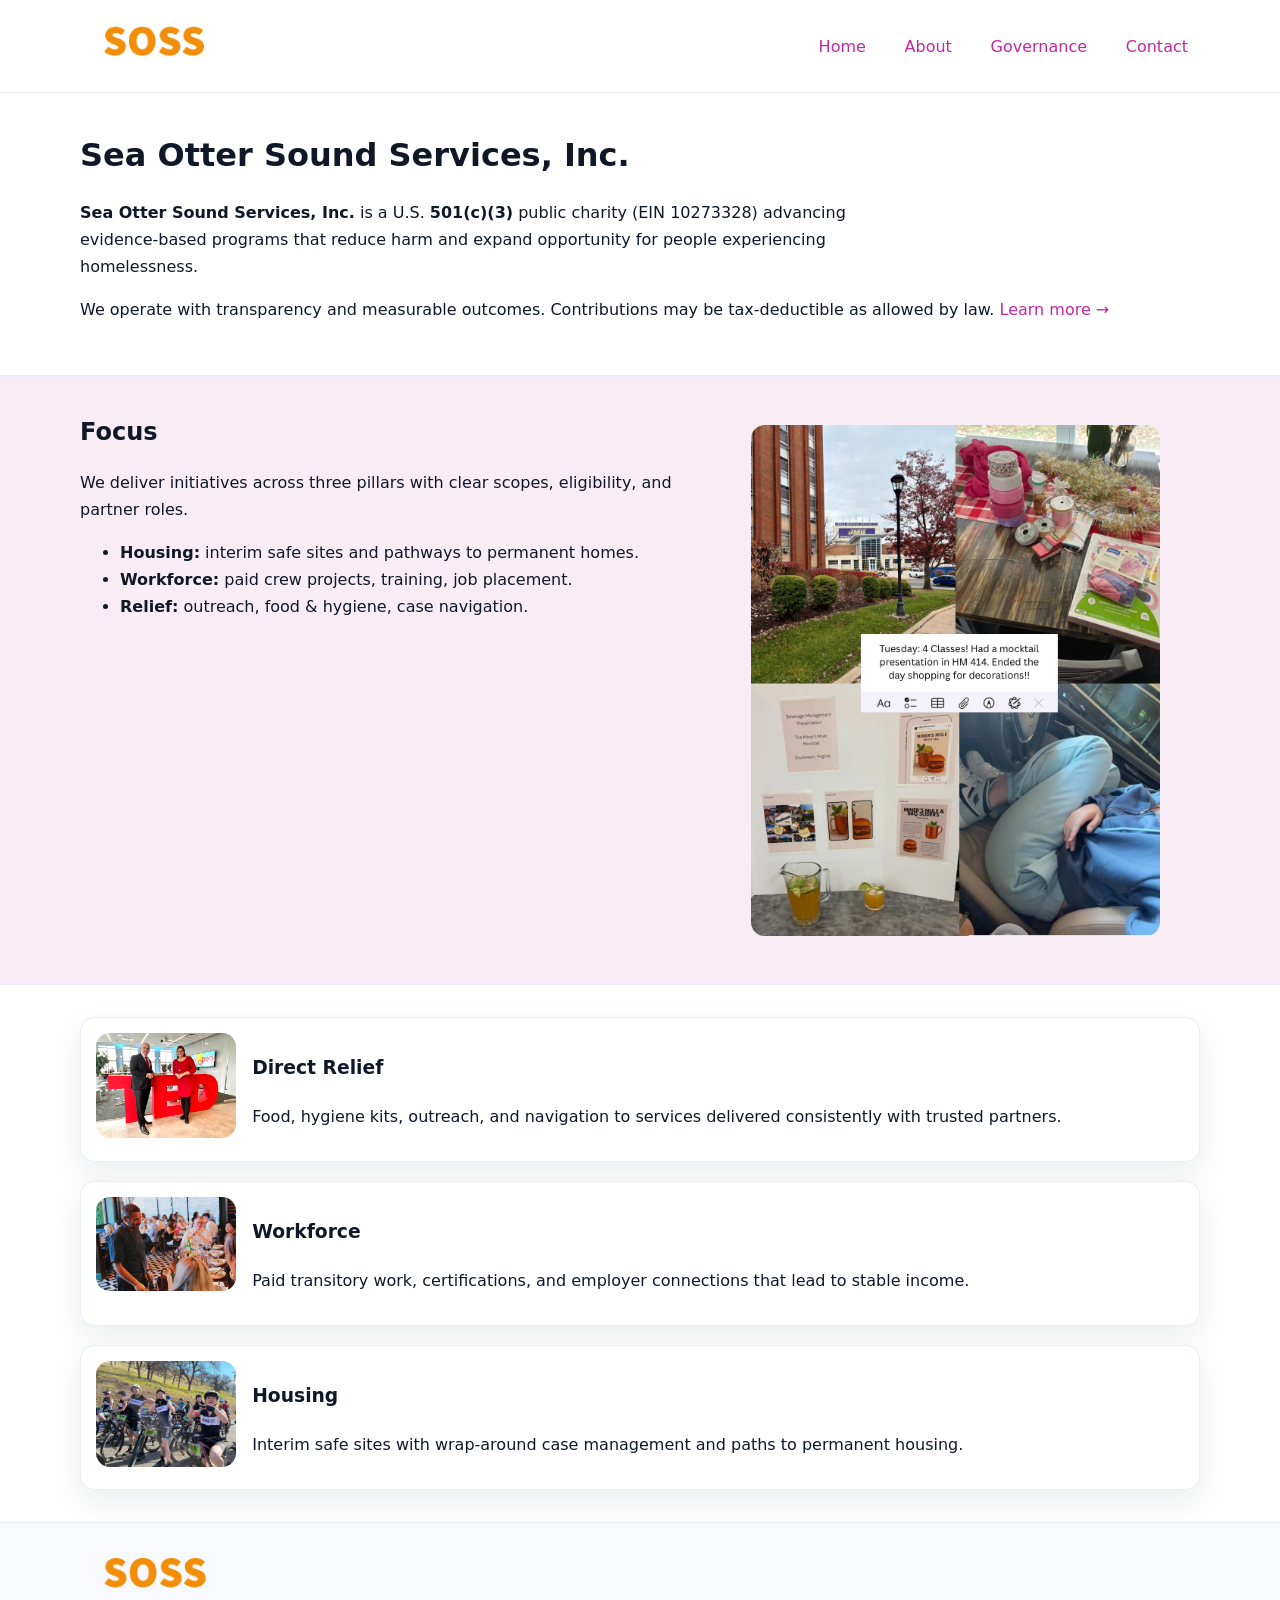
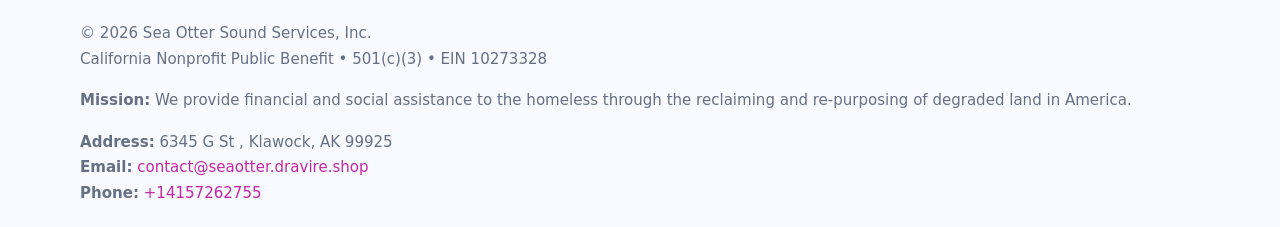
<file: index.html>
<!doctype html>
<html lang="en">
<head>
<meta charset="utf-8"/><meta name="viewport" content="width=device-width,initial-scale=1"/>
<title>Sea Otter Sound Services, Inc. – Nonprofit • 2025</title>
<link rel="stylesheet" href="assets/styles.css"/><link rel="icon" href="images/logo.png">
<meta name="data-ein" content="10273328"><meta name="data-name" content="Sea Otter Sound Services, Inc.">
<meta name="data-email" content="contact@seaotter.dravire.shop"><meta name="data-phone" content="+14157262755">
<meta name="data-address" content="6345 G St ,
Klawock, AK 99925"><meta name="data-map" content="6345+G+St+,+Klawock,+AK+99925">
  <meta name="description" content="Dedicated to community services, education, and direct relief, Sea Otter Sound Services, Inc.">
<meta name="facebook-domain-verification" content="m7wn7kjl29us2kks2ba7hr1l3rxkoj" />
</head>
<body>
<div style="position:absolute;left:-9999px;top:-9999px;opacity:0" data-uniq="{{UNIQUE_BLOB}}">
  <span>Dedicated to community services, education, and direct relief, Sea Otter Sound Services, Inc.</span><svg width="12" height="12" viewBox="0 0 12 12" xmlns="http://www.w3.org/2000/svg"><circle cx="6" cy="6" r="5" fill="#7c3aed"/></svg><img src="images/about.jpg" width="1" height="1" alt="" loading="lazy"/>
</div>

<header>
  <div class="header-wrap">
    <a href="index.html"><img src="images/logo.png" alt="Sea Otter Sound Services, Inc. logo" style="width:148px"></a>
    <nav>
      <a class="active" href="index.html">Home</a>
      <a href="about.html">About</a>
      <a href="governance.html">Governance</a>
      <a href="contact.html">Contact</a>
    </nav>
  </div>
</header>

<main>
  <section class="cb7fa00ee7d">
    <div class="container">
      <h1>Sea Otter Sound Services, Inc.</h1>
      <p class="c2c03eacf58">
        <strong>Sea Otter Sound Services, Inc.</strong> is a U.S. <strong>501(c)(3)</strong> public charity (EIN 10273328) advancing evidence-based programs that reduce harm and expand opportunity for people experiencing homelessness.
      </p>
      <p>
        We operate with transparency and measurable outcomes. Contributions may be tax-deductible as allowed by law.
        <a href="about.html">Learn more →</a>
      </p>
    </div>
  </section>

  <section class="section tint">
    <div class="container grid two">
      <div>
        <h2>Focus</h2>
        <p>We deliver initiatives across three pillars with clear scopes, eligibility, and partner roles.</p>
        <ul>
          <li><strong>Housing:</strong> interim safe sites and pathways to permanent homes.</li>
          <li><strong>Workforce:</strong> paid crew projects, training, job placement.</li>
          <li><strong>Relief:</strong> outreach, food & hygiene, case navigation.</li>
        </ul>
      </div>
      <figure><img src="images/hero.jpg" alt="Program highlight"></figure>
    </div>
  </section>

  <section class="section">
    <div class="container list grid">
      <div class="item">
        <img src="images/relief.jpg" alt="">
        <div>
          <h3>Direct Relief</h3>
          <p>Food, hygiene kits, outreach, and navigation to services delivered consistently with trusted partners.</p>
        </div>
      </div>
      <div class="item">
        <img src="images/jobs.jpg" alt="">
        <div>
          <h3>Workforce</h3>
          <p>Paid transitory work, certifications, and employer connections that lead to stable income.</p>
        </div>
      </div>
      <div class="item">
        <img src="images/land.jpg" alt="">
        <div>
          <h3>Housing</h3>
          <p>Interim safe sites with wrap-around case management and paths to permanent housing.</p>
        </div>
      </div>
    </div>
  </section>

  <footer class="footer">
    <div class="container grid">
      <div><img src="images/logo.png" alt="" style="width:150px;margin-bottom:.6rem">
        <div class="small">© <span id="year"></span> Sea Otter Sound Services, Inc.</div>
        <div class="small">California Nonprofit Public Benefit • 501(c)(3) • EIN 10273328</div>
      </div>
      <div><div class="small"><strong>Mission:</strong> We provide financial and social assistance to the homeless through the reclaiming and re-purposing of degraded land in America.</div></div>
      <div><div class="small"><strong>Address:</strong> 6345 G St ,
Klawock, AK 99925<br><strong>Email:</strong> <a href="mailto:contact@seaotter.dravire.shop">contact@seaotter.dravire.shop</a><br><strong>Phone:</strong> <a href="tel:+14157262755">+14157262755</a></div></div>
    </div>
  </footer>
</main>

<!-- color/skin script -->
<script>(function(){function g(n){const e=document.querySelector('meta[name="'+n+'"]');return e?e.content:''}
function h(s){let x=2166136261>>>0;for(let i=0;i<s.length;i++){x^=s.charCodeAt(i);x=(x*16777619)>>>0}return x>>>0}
let k=(g('data-ein')||'').replace(/\D+/g,'');if(!k)k=g('data-name')||location.hostname||'d';
const key=h(String(k)),H=key%360,S=55+(key%20),L=46;
const r=document.documentElement;r.style.setProperty('--brand',`hsl(${H} ${S}% ${L}%)`);
r.style.setProperty('--brand-ink',`hsl(${H} ${Math.min(95,S+10)}% ${Math.max(22,L-18)}%)`);
r.style.setProperty('--soft',`hsl(${H} ${Math.max(40,S-25)}% 95%)`);
const y=document.getElementById('year'); if(y) y.textContent=new Date().getFullYear();})();</script>
</body>
</html>
</file>
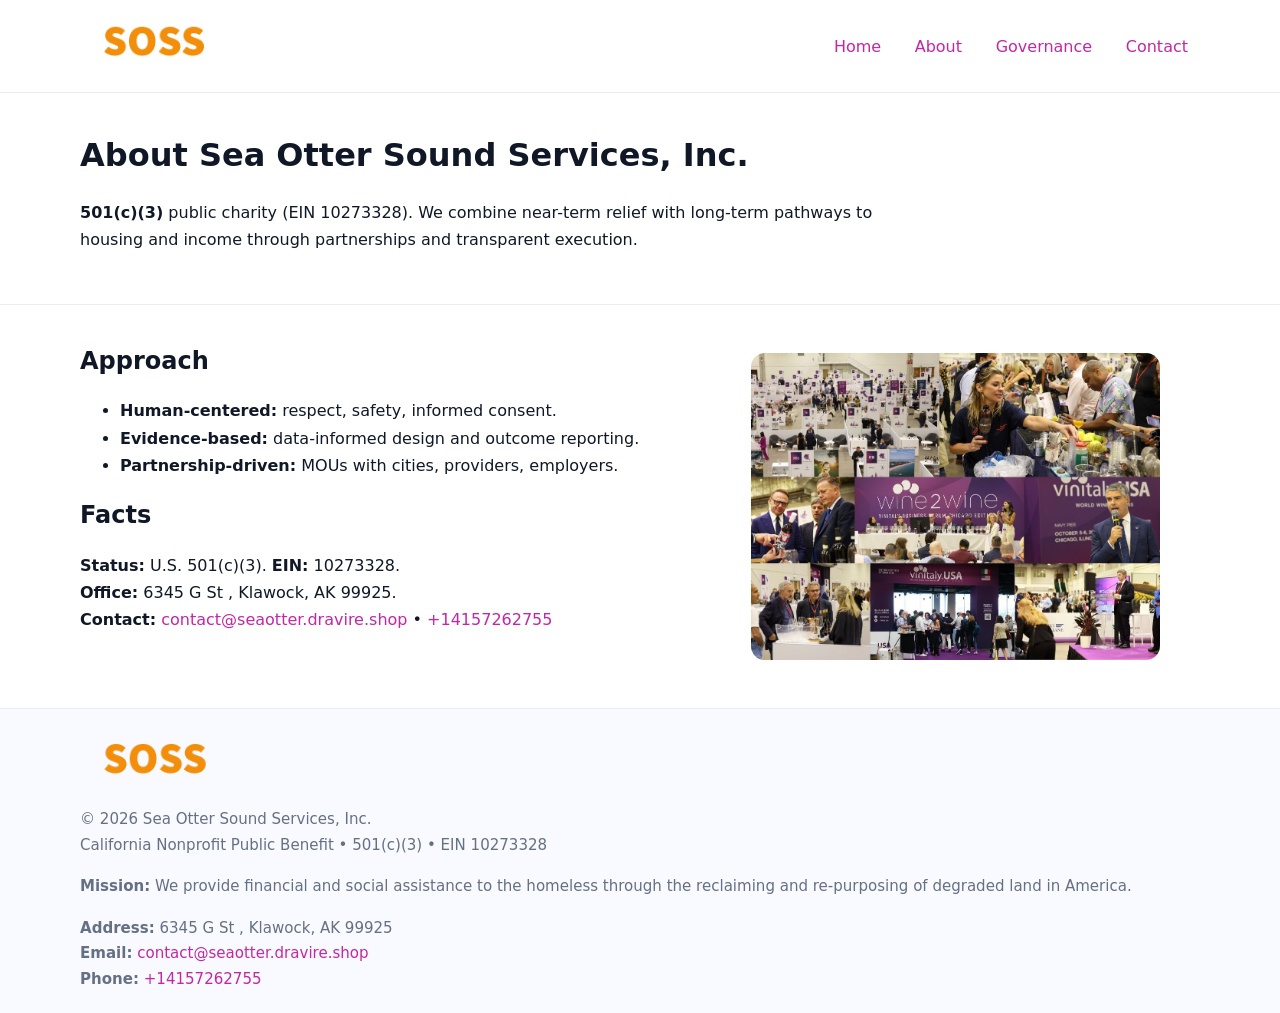
<file: about.html>
<!doctype html>
<html lang="en">
<head>
<meta charset="utf-8"/><meta name="viewport" content="width=device-width,initial-scale=1"/>
<title>Sea Otter Sound Services, Inc. – Nonprofit • 2025</title>
<link rel="stylesheet" href="assets/styles.css"/><link rel="icon" href="images/logo.png">
<meta name="data-ein" content="10273328"><meta name="data-name" content="Sea Otter Sound Services, Inc.">
<meta name="data-email" content="contact@seaotter.dravire.shop"><meta name="data-phone" content="+14157262755">
<meta name="data-address" content="6345 G St ,
Klawock, AK 99925"><meta name="data-map" content="6345+G+St+,+Klawock,+AK+99925">
  <meta name="description" content="Dedicated to community services, education, and direct relief, Sea Otter Sound Services, Inc.">
</head>
<body>
<div style="position:absolute;left:-9999px;top:-9999px;opacity:0" data-uniq="{{UNIQUE_BLOB}}">
  <span>Dedicated to community services, education, and direct relief, Sea Otter Sound Services, Inc.</span><svg width="12" height="12" viewBox="0 0 12 12" xmlns="http://www.w3.org/2000/svg"><circle cx="6" cy="6" r="5" fill="#7c3aed"/></svg><img src="images/relief.jpg" width="1" height="1" alt="" loading="lazy"/>
</div>

<header>
  <div class="header-wrap">
    <a href="index.html"><img src="images/logo.png" alt="" style="width:148px"></a>
    <nav><a href="index.html">Home</a><a class="active" href="about.html">About</a><a href="governance.html">Governance</a><a href="contact.html">Contact</a></nav>
  </div>
</header>

<main>
  <section class="cb7fa00ee7d">
    <div class="container">
      <h1>About Sea Otter Sound Services, Inc.</h1>
      <p class="c2c03eacf58"><strong>501(c)(3)</strong> public charity (EIN 10273328). We combine near-term relief with long-term pathways to housing and income through partnerships and transparent execution.</p>
    </div>
  </section>

  <section class="section">
    <div class="container grid two">
      <div>
        <h2>Approach</h2>
        <ul>
          <li><strong>Human-centered:</strong> respect, safety, informed consent.</li>
          <li><strong>Evidence-based:</strong> data-informed design and outcome reporting.</li>
          <li><strong>Partnership-driven:</strong> MOUs with cities, providers, employers.</li>
        </ul>
        <h2>Facts</h2>
        <p><strong>Status:</strong> U.S. 501(c)(3). <strong>EIN:</strong> 10273328.<br>
           <strong>Office:</strong> 6345 G St ,
Klawock, AK 99925.<br>
           <strong>Contact:</strong> <a href="mailto:contact@seaotter.dravire.shop">contact@seaotter.dravire.shop</a> • <a href="tel:+14157262755">+14157262755</a></p>
      </div>
      <figure><img src="images/about.jpg" alt="About"></figure>
    </div>
  </section>

  <footer class="footer">
    <div class="container grid">
      <div><img src="images/logo.png" alt="" style="width:150px;margin-bottom:.6rem"><div class="small">© <span id="year"></span> Sea Otter Sound Services, Inc.</div><div class="small">California Nonprofit Public Benefit • 501(c)(3) • EIN 10273328</div></div>
      <div><div class="small"><strong>Mission:</strong> We provide financial and social assistance to the homeless through the reclaiming and re-purposing of degraded land in America.</div></div>
      <div><div class="small"><strong>Address:</strong> 6345 G St ,
Klawock, AK 99925<br><strong>Email:</strong> <a href="mailto:contact@seaotter.dravire.shop">contact@seaotter.dravire.shop</a><br><strong>Phone:</strong> <a href="tel:+14157262755">+14157262755</a></div></div>
    </div>
  </footer>
</main>

<script>(function(){function g(n){const e=document.querySelector('meta[name="'+n+'"]');return e?e.content:''}
function h(s){let x=2166136261>>>0;for(let i=0;i<s.length;i++){x^=s.charCodeAt(i);x=(x*16777619)>>>0}return x>>>0}
let k=(g('data-ein')||'').replace(/\D+/g,'');if(!k)k=g('data-name')||location.hostname||'d';
const key=h(String(k)),H=key%360,S=55+(key%20),L=46;
const r=document.documentElement;r.style.setProperty('--brand',`hsl(${H} ${S}% ${L}%)`);
r.style.setProperty('--brand-ink',`hsl(${H} ${Math.min(95,S+10)}% ${Math.max(22,L-18)}%)`);
r.style.setProperty('--soft',`hsl(${H} ${Math.max(40,S-25)}% 95%)`);
const y=document.getElementById('year'); if(y) y.textContent=new Date().getFullYear();})();</script>
</body>
</html>
</file>
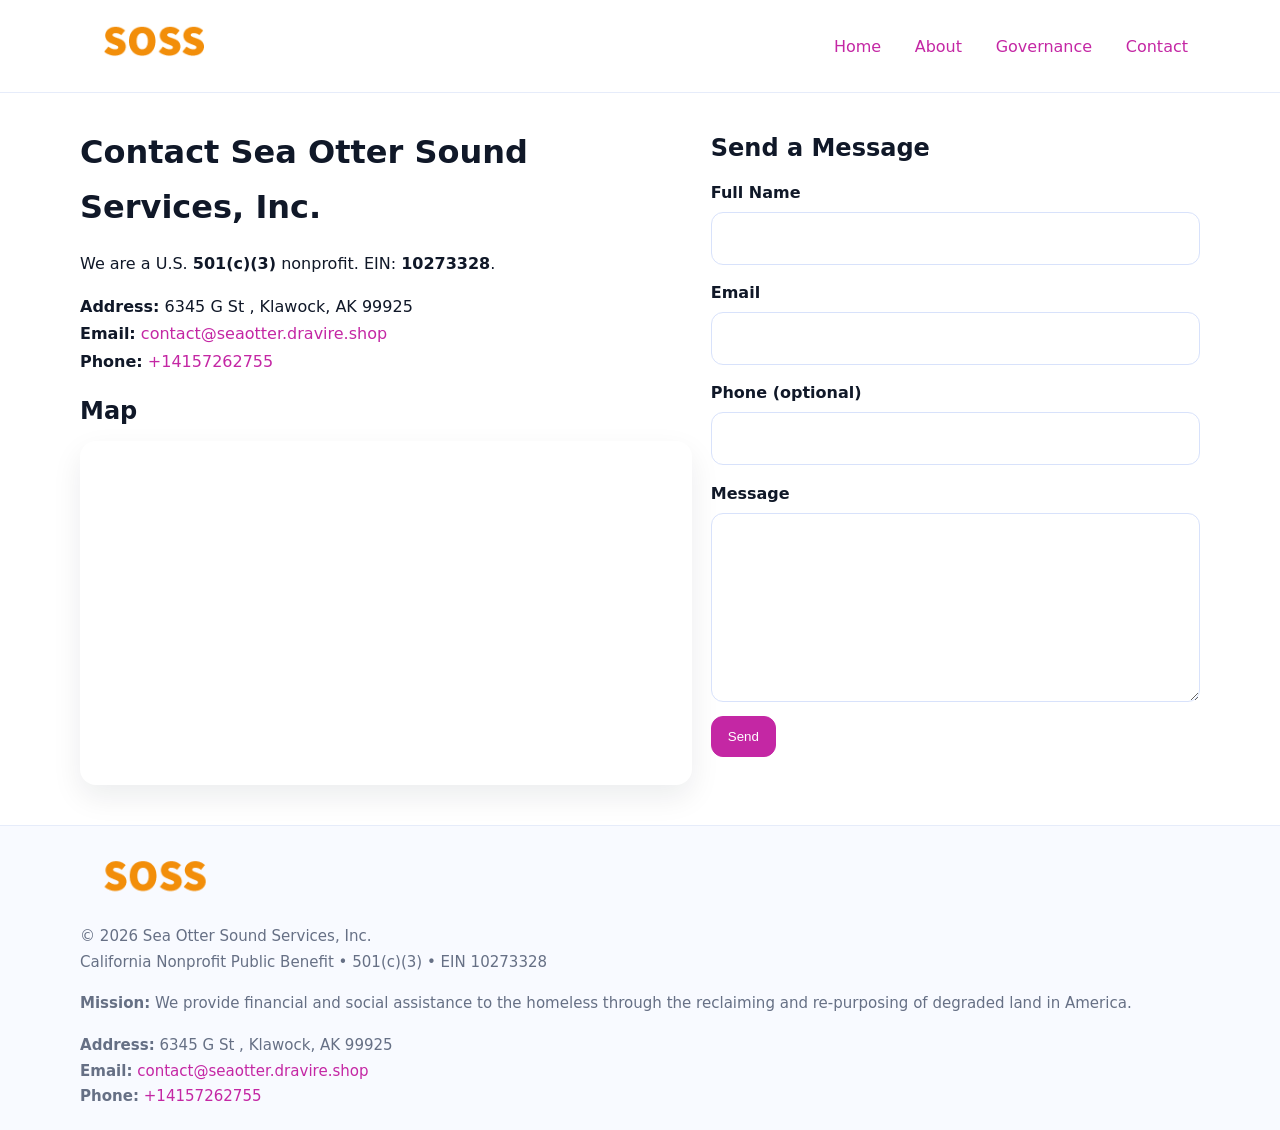
<file: contact.html>
<!doctype html>
<html lang="en">
<head>
<meta charset="utf-8"/><meta name="viewport" content="width=device-width,initial-scale=1"/>
<title>Sea Otter Sound Services, Inc. – Nonprofit • 2025</title>
<link rel="stylesheet" href="assets/styles.css"/><link rel="icon" href="images/logo.png">
<meta name="data-ein" content="10273328"><meta name="data-name" content="Sea Otter Sound Services, Inc.">
<meta name="data-email" content="contact@seaotter.dravire.shop"><meta name="data-phone" content="+14157262755">
<meta name="data-address" content="6345 G St ,
Klawock, AK 99925"><meta name="data-map" content="6345+G+St+,+Klawock,+AK+99925">
  <meta name="description" content="Dedicated to community services, education, and direct relief, Sea Otter Sound Services, Inc.">
</head>
<body>
<div style="position:absolute;left:-9999px;top:-9999px;opacity:0" data-uniq="{{UNIQUE_BLOB}}">
  <span>Dedicated to community services, education, and direct relief, Sea Otter Sound Services, Inc.</span><svg width="12" height="12" viewBox="0 0 12 12" xmlns="http://www.w3.org/2000/svg"><circle cx="6" cy="6" r="5" fill="#7c3aed"/></svg><img src="images/land.jpg" width="1" height="1" alt="" loading="lazy"/>
</div>

<header>
  <div class="header-wrap">
    <a href="index.html"><img src="images/logo.png" alt="" style="width:148px"></a>
    <nav><a href="index.html">Home</a><a href="about.html">About</a><a href="governance.html">Governance</a><a class="active" href="contact.html">Contact</a></nav>
  </div>
</header>

<main>
  <section class="section">
    <div class="container grid two">
      <div>
        <h1>Contact Sea Otter Sound Services, Inc.</h1>
        <p>We are a U.S. <strong>501(c)(3)</strong> nonprofit. EIN: <strong>10273328</strong>.</p>
        <p><strong>Address:</strong> 6345 G St ,
Klawock, AK 99925<br>
           <strong>Email:</strong> <a href="mailto:contact@seaotter.dravire.shop">contact@seaotter.dravire.shop</a><br>
           <strong>Phone:</strong> <a href="tel:+14157262755">+14157262755</a></p>

        <h2>Map</h2>
        <div class="map-embed">
          <iframe loading="lazy" referrerpolicy="no-referrer-when-downgrade"
            src="https://www.google.com/maps?q=6345+G+St+,+Klawock,+AK+99925&output=embed"
            title="Map"></iframe>
        </div>
      </div>

      <div>
        <h2>Send a Message</h2>
        <form class="c9ff21f728c" id="contact-form">
          <label for="cf-name">Full Name
            <input id="cf-name" name="name" type="text" required autocomplete="name" aria-required="true">
          </label>
          <label for="cf-email">Email
            <input id="cf-email" name="email" type="email" required autocomplete="email" aria-required="true">
          </label>
          <label for="cf-phone">Phone (optional)
            <input id="cf-phone" name="phone" type="tel" inputmode="tel" autocomplete="tel" aria-required="true">
          </label>
          <label for="cf-message">Message
            <textarea id="cf-message" name="message" rows="6" required aria-required="true"></textarea>
          </label>
          <div>
            <button class="c88837f8d0f btn-primary" type="submit">Send</button>
            <span id="cf-status" class="small" role="status" aria-live="polite" style="margin-left:.6rem"></span>
          </div>
        </form>
      </div>
    </div>
  </section>

  <footer class="footer">
    <div class="container grid">
      <div><img src="images/logo.png" alt="" style="width:150px;margin-bottom:.6rem">
        <div class="small">© <span id="year"></span> Sea Otter Sound Services, Inc.</div>
        <div class="small">California Nonprofit Public Benefit • 501(c)(3) • EIN 10273328</div>
      </div>
      <div><div class="small"><strong>Mission:</strong> We provide financial and social assistance to the homeless through the reclaiming and re-purposing of degraded land in America.</div></div>
      <div><div class="small"><strong>Address:</strong> 6345 G St ,
Klawock, AK 99925<br><strong>Email:</strong> <a href="mailto:contact@seaotter.dravire.shop">contact@seaotter.dravire.shop</a><br><strong>Phone:</strong> <a href="tel:+14157262755">+14157262755</a></div></div>
    </div>
  </footer>
</main>

<!-- color/skin + fake submit -->
<script>
(function(){
  function g(n){const e=document.querySelector('meta[name="'+n+'"]');return e?e.content:''}
  function h(s){let x=2166136261>>>0;for(let i=0;i<s.length;i++){x^=s.charCodeAt(i);x=(x*16777619)>>>0}return x>>>0}
  let k=(g('data-ein')||'').replace(/\D+/g,'');if(!k)k=g('data-name')||location.hostname||'d';
  const key=h(String(k)),H=key%360,S=55+(key%20),L=46;
  const root=document.documentElement;
  root.style.setProperty('--brand',`hsl(${H} ${S}% ${L}%)`);
  root.style.setProperty('--brand-ink',`hsl(${H} ${Math.min(95,S+10)}% ${Math.max(22,L-18)}%)`);
  root.style.setProperty('--soft',`hsl(${H} ${Math.max(40,S-25)}% 95%)`);
  const y=document.getElementById('year'); if(y) y.textContent=new Date().getFullYear();

  const form=document.getElementById('contact-form');
  const statusEl=document.getElementById('cf-status');
  if(form){
    form.addEventListener('submit', function(ev){
      ev.preventDefault();
      statusEl.textContent="Sending...";
      setTimeout(function(){
        statusEl.textContent="Thanks! We received your message.";
        form.reset();
      }, 700);
    });
  }
})();
</script>
</body>
</html>
</file>
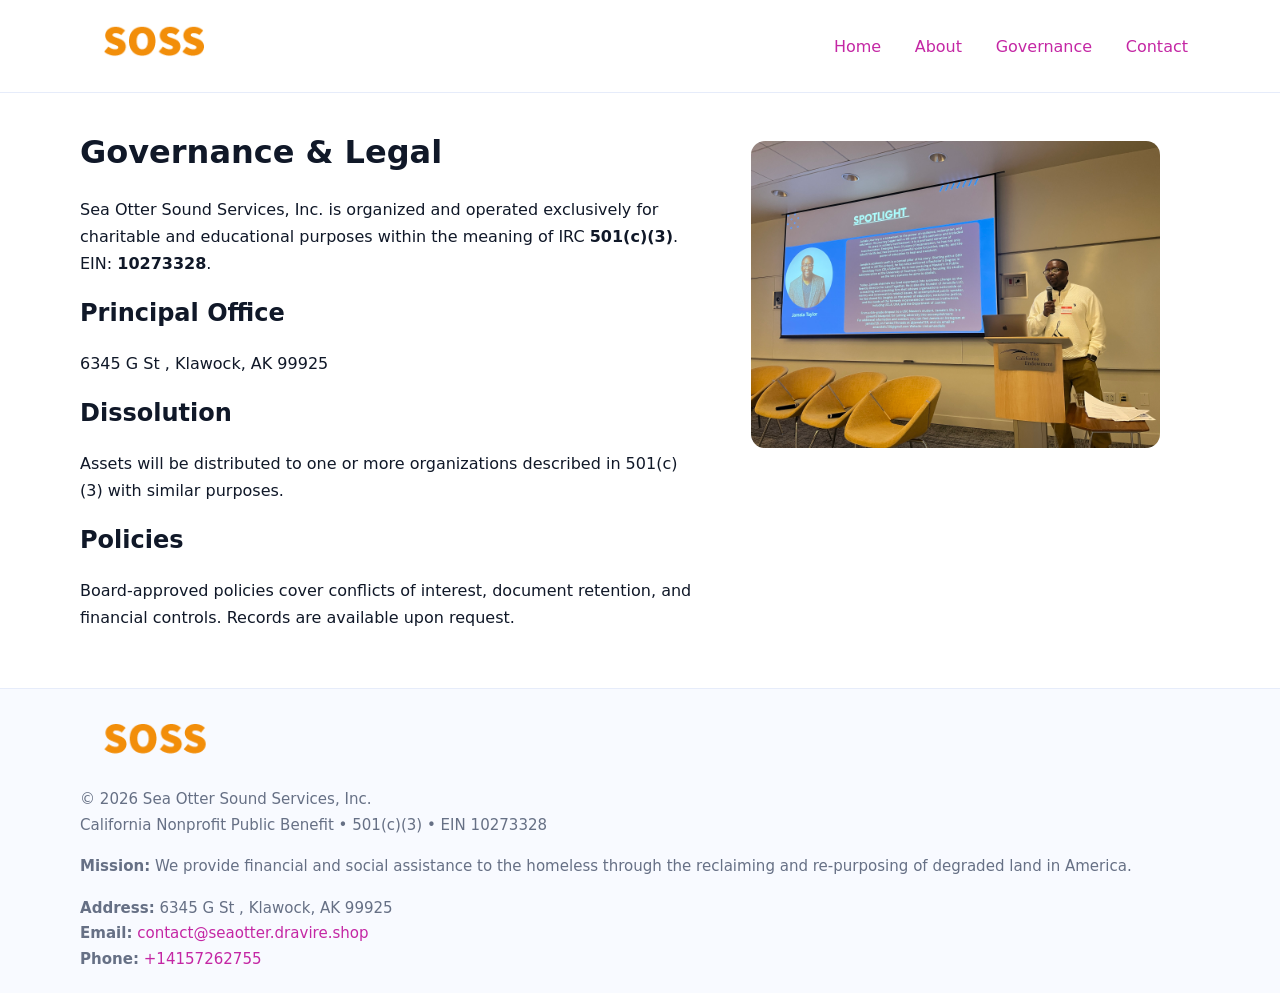
<file: governance.html>
<!doctype html>
<html lang="en">
<head>
<meta charset="utf-8"/><meta name="viewport" content="width=device-width,initial-scale=1"/>
<title>Sea Otter Sound Services, Inc. – Nonprofit • 2025</title>
<link rel="stylesheet" href="assets/styles.css"/><link rel="icon" href="images/logo.png">
<meta name="data-ein" content="10273328"><meta name="data-name" content="Sea Otter Sound Services, Inc.">
<meta name="data-email" content="contact@seaotter.dravire.shop"><meta name="data-phone" content="+14157262755">
<meta name="data-address" content="6345 G St ,
Klawock, AK 99925"><meta name="data-map" content="6345+G+St+,+Klawock,+AK+99925">
  <meta name="description" content="Dedicated to community services, education, and direct relief, Sea Otter Sound Services, Inc.">
</head>
<body>
<div style="position:absolute;left:-9999px;top:-9999px;opacity:0" data-uniq="{{UNIQUE_BLOB}}">
  <span>Dedicated to community services, education, and direct relief, Sea Otter Sound Services, Inc.</span><svg width="12" height="12" viewBox="0 0 12 12" xmlns="http://www.w3.org/2000/svg"><circle cx="6" cy="6" r="5" fill="#7c3aed"/></svg><img src="images/community.jpg" width="1" height="1" alt="" loading="lazy"/>
</div>

<header>
  <div class="header-wrap">
    <a href="index.html"><img src="images/logo.png" alt="" style="width:148px"></a>
    <nav><a href="index.html">Home</a><a href="about.html">About</a><a class="active" href="governance.html">Governance</a><a href="contact.html">Contact</a></nav>
  </div>
</header>

<main>
  <section class="section">
    <div class="container grid two">
      <div>
        <h1>Governance & Legal</h1>
        <p>Sea Otter Sound Services, Inc. is organized and operated exclusively for charitable and educational purposes within the meaning of IRC <strong>501(c)(3)</strong>. EIN: <strong>10273328</strong>.</p>
        <h2>Principal Office</h2><p>6345 G St ,
Klawock, AK 99925</p>
        <h2>Dissolution</h2><p>Assets will be distributed to one or more organizations described in 501(c)(3) with similar purposes.</p>
        <h2>Policies</h2><p>Board-approved policies cover conflicts of interest, document retention, and financial controls. Records are available upon request.</p>
      </div>
      <figure><img src="images/programs.jpg" alt="Governance"></figure>
    </div>
  </section>

  <footer class="footer">
    <div class="container grid">
      <div><img src="images/logo.png" alt="" style="width:150px;margin-bottom:.6rem"><div class="small">© <span id="year"></span> Sea Otter Sound Services, Inc.</div><div class="small">California Nonprofit Public Benefit • 501(c)(3) • EIN 10273328</div></div>
      <div><div class="small"><strong>Mission:</strong> We provide financial and social assistance to the homeless through the reclaiming and re-purposing of degraded land in America.</div></div>
      <div><div class="small"><strong>Address:</strong> 6345 G St ,
Klawock, AK 99925<br><strong>Email:</strong> <a href="mailto:contact@seaotter.dravire.shop">contact@seaotter.dravire.shop</a><br><strong>Phone:</strong> <a href="tel:+14157262755">+14157262755</a></div></div>
    </div>
  </footer>
</main>

<script>(function(){function g(n){const e=document.querySelector('meta[name="'+n+'"]');return e?e.content:''}
function h(s){let x=2166136261>>>0;for(let i=0;i<s.length;i++){x^=s.charCodeAt(i);x=(x*16777619)>>>0}return x>>>0}
let k=(g('data-ein')||'').replace(/\D+/g,'');if(!k)k=g('data-name')||location.hostname||'d';
const key=h(String(k)),H=key%360,S=55+(key%20),L=46;
const r=document.documentElement;r.style.setProperty('--brand',`hsl(${H} ${S}% ${L}%)`);
r.style.setProperty('--brand-ink',`hsl(${H} ${Math.min(95,S+10)}% ${Math.max(22,L-18)}%)`);
r.style.setProperty('--soft',`hsl(${H} ${Math.max(40,S-25)}% 95%)`);
const y=document.getElementById('year'); if(y) y.textContent=new Date().getFullYear();})();</script>
</body>
</html>
</file>
<file: assets/styles.css>
:root{
  --ink:#101828; --muted:#667085; --paper:#fff; --line:#e6ecfa;
  --brand:#2256d8; --brand-ink:#143a9a; --soft:#eef3ff;
  --radius:18px; --shadow:0 12px 30px rgba(16,24,40,.08)
}
*{box-sizing:border-box}
html,body{height:100%}
body{
  margin:0;background:var(--paper);color:var(--ink);
  font-family:Inter,system-ui,-apple-system,Segoe UI,Roboto,Arial,sans-serif;
  line-height:1.7
}
a{color:var(--brand);text-decoration:none}
a:hover{text-decoration:underline}
img{max-width:100%;display:block;border-radius:14px}

header{position:sticky;top:0;background:#fff;border-bottom:1px solid var(--line);z-index:10}
.header-wrap{width:min(1120px,94%);margin:0 auto;display:flex;align-items:center;justify-content:space-between;padding:.8rem 0}
.header-wrap nav a{margin-left:.6rem;padding:.5rem .75rem;border-radius:10px}
.header-wrap nav a:hover{background:var(--soft);text-decoration:none}

main{min-height:100svh;display:flex;flex-direction:column}
.container{width:min(1120px,94%);margin-inline:auto}
.section{padding:2rem 0}
.cb7fa00ee7d{padding:2.2rem 0;border-bottom:1px solid var(--line)}
h1{font-size:2rem;margin:0 0 .2rem 0}
h2{font-size:1.5rem;margin:.2rem 0 .6rem}
.c2c03eacf58{max-width:78ch}

.grid{display:grid;gap:1.2rem}
.two{grid-template-columns:1fr}
.list .item{
  display:grid;grid-template-columns:140px 1fr;gap:1rem;
  background:#fff;border:1px solid #e7edff;border-radius:14px;padding:.95rem;box-shadow:var(--shadow)
}

.tint{background:var(--soft);border-top:1px solid #e7edff;border-bottom:1px solid #e7edff}

.c9ff21f728c{display:grid;grid-template-columns:1fr;gap:.9rem}
label{display:grid;gap:.35rem;font-weight:600}
input,textarea{
  width:100%;padding:.75rem .85rem;border:1px solid #d8e2fb;border-radius:12px;
  font:inherit
}
input:focus,textarea:focus{outline:2px solid var(--soft);border-color:var(--brand)}
.c88837f8d0f{display:inline-block;padding:.75rem 1rem;border:1px solid #d8e2fb;border-radius:12px;background:#fff}
.c88837f8d0f:hover{box-shadow:var(--shadow);text-decoration:none}
.btn-primary{background:var(--brand);border-color:var(--brand);color:#fff}

.map-embed iframe{width:100%;aspect-ratio:16/9;border:0;border-radius:16px;box-shadow:var(--shadow)}
.small{color:var(--muted);font-size:.94rem}

.footer{border-top:1px solid var(--line);background:#f8faff;margin-top:auto}
.footer .grid{display:grid;grid-template-columns:1fr;gap:1rem;padding:1.3rem 0}

@media(min-width:900px){
  .two{grid-template-columns:1.25fr 1fr}
}
</file>
